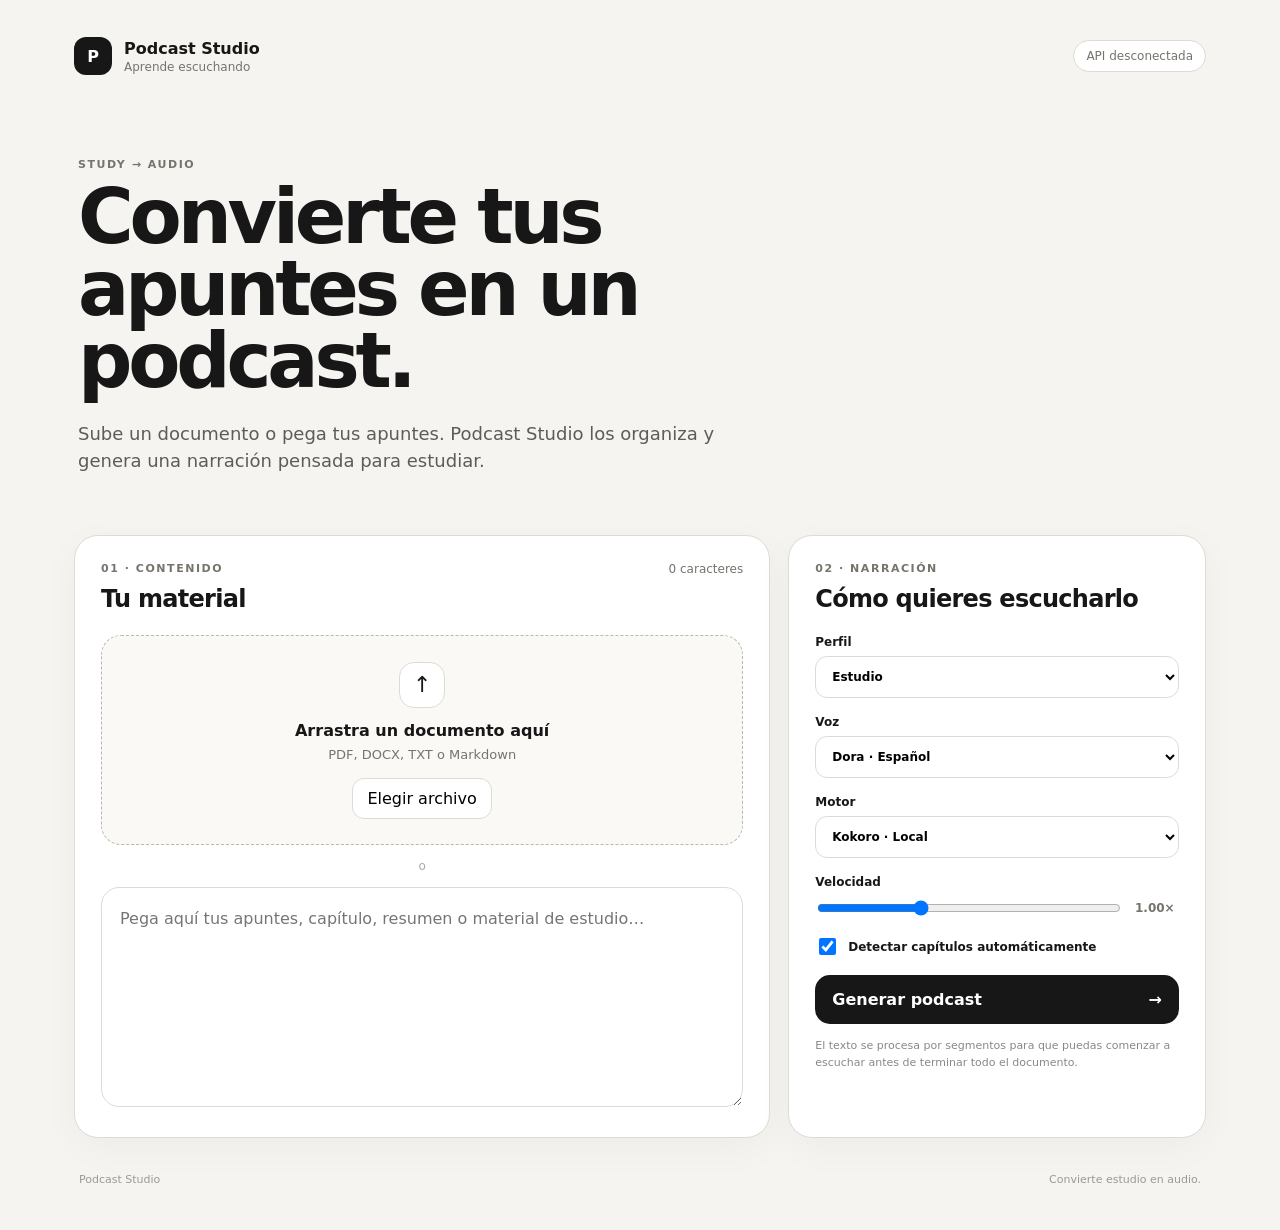
<file: frontend/index.html>
<!doctype html>
<html lang="es">
<head>
  <meta charset="utf-8">
  <meta name="viewport" content="width=device-width, initial-scale=1">
  <title>Podcast Studio</title>
  <meta name="description" content="Convierte tus textos de estudio en podcasts.">
  <link rel="stylesheet" href="./styles.css">
</head>
<body>
  <div class="app-shell">
    <header class="topbar">
      <div class="brand">
        <div class="brand-mark">P</div>
        <div>
          <strong>Podcast Studio</strong>
          <span>Aprende escuchando</span>
        </div>
      </div>
      <div class="status" id="apiStatus">Conectando…</div>
    </header>

    <main class="workspace">
      <section class="hero">
        <p class="eyebrow">STUDY → AUDIO</p>
        <h1>Convierte tus apuntes en un podcast.</h1>
        <p>Sube un documento o pega tus apuntes. Podcast Studio los organiza y genera una narración pensada para estudiar.</p>
      </section>

      <section class="grid">
        <div class="card input-card">
          <div class="section-title">
            <div>
              <p class="eyebrow">01 · CONTENIDO</p>
              <h2>Tu material</h2>
            </div>
            <span id="charCount">0 caracteres</span>
          </div>

          <label class="dropzone" id="dropzone">
            <input id="fileInput" type="file" accept=".pdf,.docx,.txt,.md,.markdown">
            <div class="upload-icon">↑</div>
            <strong>Arrastra un documento aquí</strong>
            <span>PDF, DOCX, TXT o Markdown</span>
            <button type="button" class="secondary" id="browseBtn">Elegir archivo</button>
          </label>

          <div class="or">o</div>

          <textarea id="textInput" placeholder="Pega aquí tus apuntes, capítulo, resumen o material de estudio…"></textarea>

          <div class="file-info hidden" id="fileInfo">
            <span id="fileName"></span>
            <button type="button" id="removeFile">×</button>
          </div>
        </div>

        <aside class="card settings-card">
          <p class="eyebrow">02 · NARRACIÓN</p>
          <h2>Cómo quieres escucharlo</h2>

          <label>Perfil
            <select id="profile">
              <option value="study">Estudio</option>
              <option value="podcast">Podcast</option>
              <option value="lecture">Cátedra</option>
              <option value="review">Repaso</option>
              <option value="calm">Calmado</option>
            </select>
          </label>

          <label>Voz
            <select id="voice"></select>
          </label>

          <label>Motor
            <select id="provider">
              <option value="kokoro" selected>Kokoro · Local</option>
              <option value="elevenlabs">ElevenLabs · API</option>
            </select>
          </label>

          <label>Velocidad
            <div class="range-row">
              <input id="speed" type="range" min="0.75" max="1.50" step="0.05" value="1">
              <output id="speedValue">1.00×</output>
            </div>
          </label>

          <label class="check">
            <input id="splitChapters" type="checkbox" checked>
            <span>Detectar capítulos automáticamente</span>
          </label>

          <button class="primary" id="generateBtn">
            <span>Generar podcast</span>
            <span>→</span>
          </button>

          <p class="hint">El texto se procesa por segmentos para que puedas comenzar a escuchar antes de terminar todo el documento.</p>
        </aside>
      </section>

      <section class="card progress-card hidden" id="progressCard">
        <div class="progress-head">
          <div>
            <p class="eyebrow">GENERANDO</p>
            <h2 id="progressTitle">Preparando tu podcast…</h2>
          </div>
          <strong id="progressPercent">0%</strong>
        </div>
        <div class="progress-track"><div id="progressBar"></div></div>
        <p id="progressText">Procesando documento…</p>
      </section>

      <section class="card player-card hidden" id="playerCard">
        <div class="section-title">
          <div>
            <p class="eyebrow">03 · TU PODCAST</p>
            <h2 id="podcastTitle">Resultado</h2>
          </div>
          <a class="secondary download-all" id="downloadAll" href="#" download>Descargar</a>
        </div>

        <div class="now-playing">
          <div class="cover">P</div>
          <div class="track-meta">
            <strong id="currentTitle">Preparado para escuchar</strong>
            <span id="currentMeta">Podcast Studio</span>
          </div>
        </div>

        <audio id="audioPlayer" controls preload="metadata"></audio>
        <div class="chapters" id="chapters"></div>
      </section>

      <section class="error hidden" id="errorBox"></section>
    </main>

    <footer>
      <span>Podcast Studio</span>
      <span>Convierte estudio en audio.</span>
    </footer>
  </div>

  <script src="./config.js"></script>
  <script src="./app.js"></script>
</body>
</html>
</file>
<file: frontend/styles.css>
:root{
  --bg:#f5f4f0;
  --card:#fff;
  --ink:#171717;
  --muted:#77736d;
  --line:#dedbd4;
  --accent:#171717;
  --soft:#efede7;
  --radius:24px;
}
*{box-sizing:border-box}
body{margin:0;background:var(--bg);color:var(--ink);font-family:Inter,ui-sans-serif,system-ui,-apple-system,BlinkMacSystemFont,"Segoe UI",sans-serif}
button,input,select,textarea{font:inherit}
button{cursor:pointer}
.app-shell{max-width:1180px;margin:auto;padding:24px}
.topbar{height:64px;display:flex;align-items:center;justify-content:space-between}
.brand{display:flex;align-items:center;gap:12px}.brand-mark{width:38px;height:38px;border-radius:12px;background:#171717;color:#fff;display:grid;place-items:center;font-weight:800}
.brand strong,.brand span{display:block}.brand span{font-size:12px;color:var(--muted);margin-top:2px}
.status{font-size:12px;border:1px solid var(--line);background:#fff;padding:8px 12px;border-radius:999px;color:var(--muted)}
.hero{padding:70px 4px 42px;max-width:800px}.eyebrow{font-size:11px;letter-spacing:.14em;font-weight:800;color:var(--muted);margin:0 0 10px}
.hero h1{font-size:clamp(42px,7vw,76px);line-height:.95;letter-spacing:-.055em;margin:0 0 22px}
.hero>p:last-child{font-size:18px;line-height:1.55;color:#5f5c57;max-width:650px}
.grid{display:grid;grid-template-columns:1.5fr .9fr;gap:18px}
.card{background:var(--card);border:1px solid var(--line);border-radius:var(--radius);padding:26px;box-shadow:0 10px 40px rgba(0,0,0,.035)}
.section-title,.progress-head{display:flex;justify-content:space-between;gap:20px;align-items:flex-start}.section-title h2,.settings-card h2,.progress-card h2{font-size:24px;letter-spacing:-.03em;margin:0 0 22px}.section-title>span{font-size:12px;color:var(--muted)}
.dropzone{border:1.5px dashed #bcb8b0;border-radius:20px;min-height:210px;display:flex;flex-direction:column;align-items:center;justify-content:center;gap:7px;background:#faf9f6;text-align:center;transition:.2s}.dropzone.drag{background:#f0eee8;border-color:#777}
.dropzone input{display:none}.upload-icon{width:46px;height:46px;border-radius:15px;background:#fff;border:1px solid var(--line);display:grid;place-items:center;font-size:22px;margin-bottom:6px}.dropzone span{font-size:13px;color:var(--muted)}
.secondary{background:#fff;border:1px solid var(--line);border-radius:12px;padding:10px 14px;margin-top:9px}.or{text-align:center;color:#aaa;font-size:12px;margin:14px}
textarea{width:100%;min-height:220px;border:1px solid var(--line);border-radius:18px;padding:18px;resize:vertical;outline:none;background:#fff;color:var(--ink);line-height:1.6}textarea:focus{border-color:#777}
.file-info{display:flex;justify-content:space-between;margin-top:10px;padding:10px 13px;background:var(--soft);border-radius:12px;font-size:13px}.file-info button{border:0;background:transparent;font-size:20px}.hidden{display:none!important}
.settings-card label{display:block;font-size:12px;font-weight:700;margin:0 0 17px}.settings-card select{display:block;width:100%;margin-top:7px;border:1px solid var(--line);background:#fff;border-radius:12px;padding:12px;outline:none}
.range-row{display:flex;gap:12px;align-items:center;margin-top:9px}.range-row input{flex:1}.range-row output{min-width:44px;color:var(--muted);font-size:12px}
.check{display:flex!important;gap:9px;align-items:center;font-weight:600!important}.check input{width:17px;height:17px}
.primary{width:100%;border:0;border-radius:15px;background:#171717;color:#fff;padding:15px 17px;display:flex;justify-content:space-between;align-items:center;font-weight:800;margin-top:4px}.primary:disabled{opacity:.5;cursor:not-allowed}
.hint{font-size:11px;line-height:1.5;color:#888;margin:14px 0 0}
.progress-card{margin-top:18px}.progress-track{height:10px;background:#eceae5;border-radius:999px;overflow:hidden}.progress-track div{height:100%;width:0;background:#171717;transition:width .3s}.progress-card p:last-child{color:var(--muted);font-size:13px}
.player-card{margin-top:18px}.now-playing{display:flex;align-items:center;gap:15px;padding:16px;background:#f7f6f2;border-radius:17px;margin-bottom:16px}.cover{width:58px;height:58px;border-radius:16px;background:#171717;color:#fff;display:grid;place-items:center;font-size:25px;font-weight:900}.track-meta strong,.track-meta span{display:block}.track-meta span{font-size:12px;color:var(--muted);margin-top:4px}
audio{width:100%;margin:6px 0 18px}.download-all{text-decoration:none;color:var(--ink);display:inline-block}
.chapters{display:grid;gap:8px}.chapter{display:grid;grid-template-columns:auto 1fr auto;align-items:center;gap:12px;padding:13px;border:1px solid var(--line);border-radius:14px}.chapter button{border:0;background:#171717;color:#fff;border-radius:10px;padding:8px 11px}.chapter strong{font-size:13px}.chapter span{font-size:11px;color:var(--muted)}
.error{margin-top:18px;background:#fff0ef;border:1px solid #efc4c0;color:#8d3029;padding:15px 17px;border-radius:15px;font-size:13px}
footer{display:flex;justify-content:space-between;padding:35px 5px 20px;color:#999;font-size:11px}
@media(max-width:850px){.grid{grid-template-columns:1fr}.hero{padding-top:45px}.card{padding:20px}.section-title{flex-direction:column;gap:4px}}
</file>
